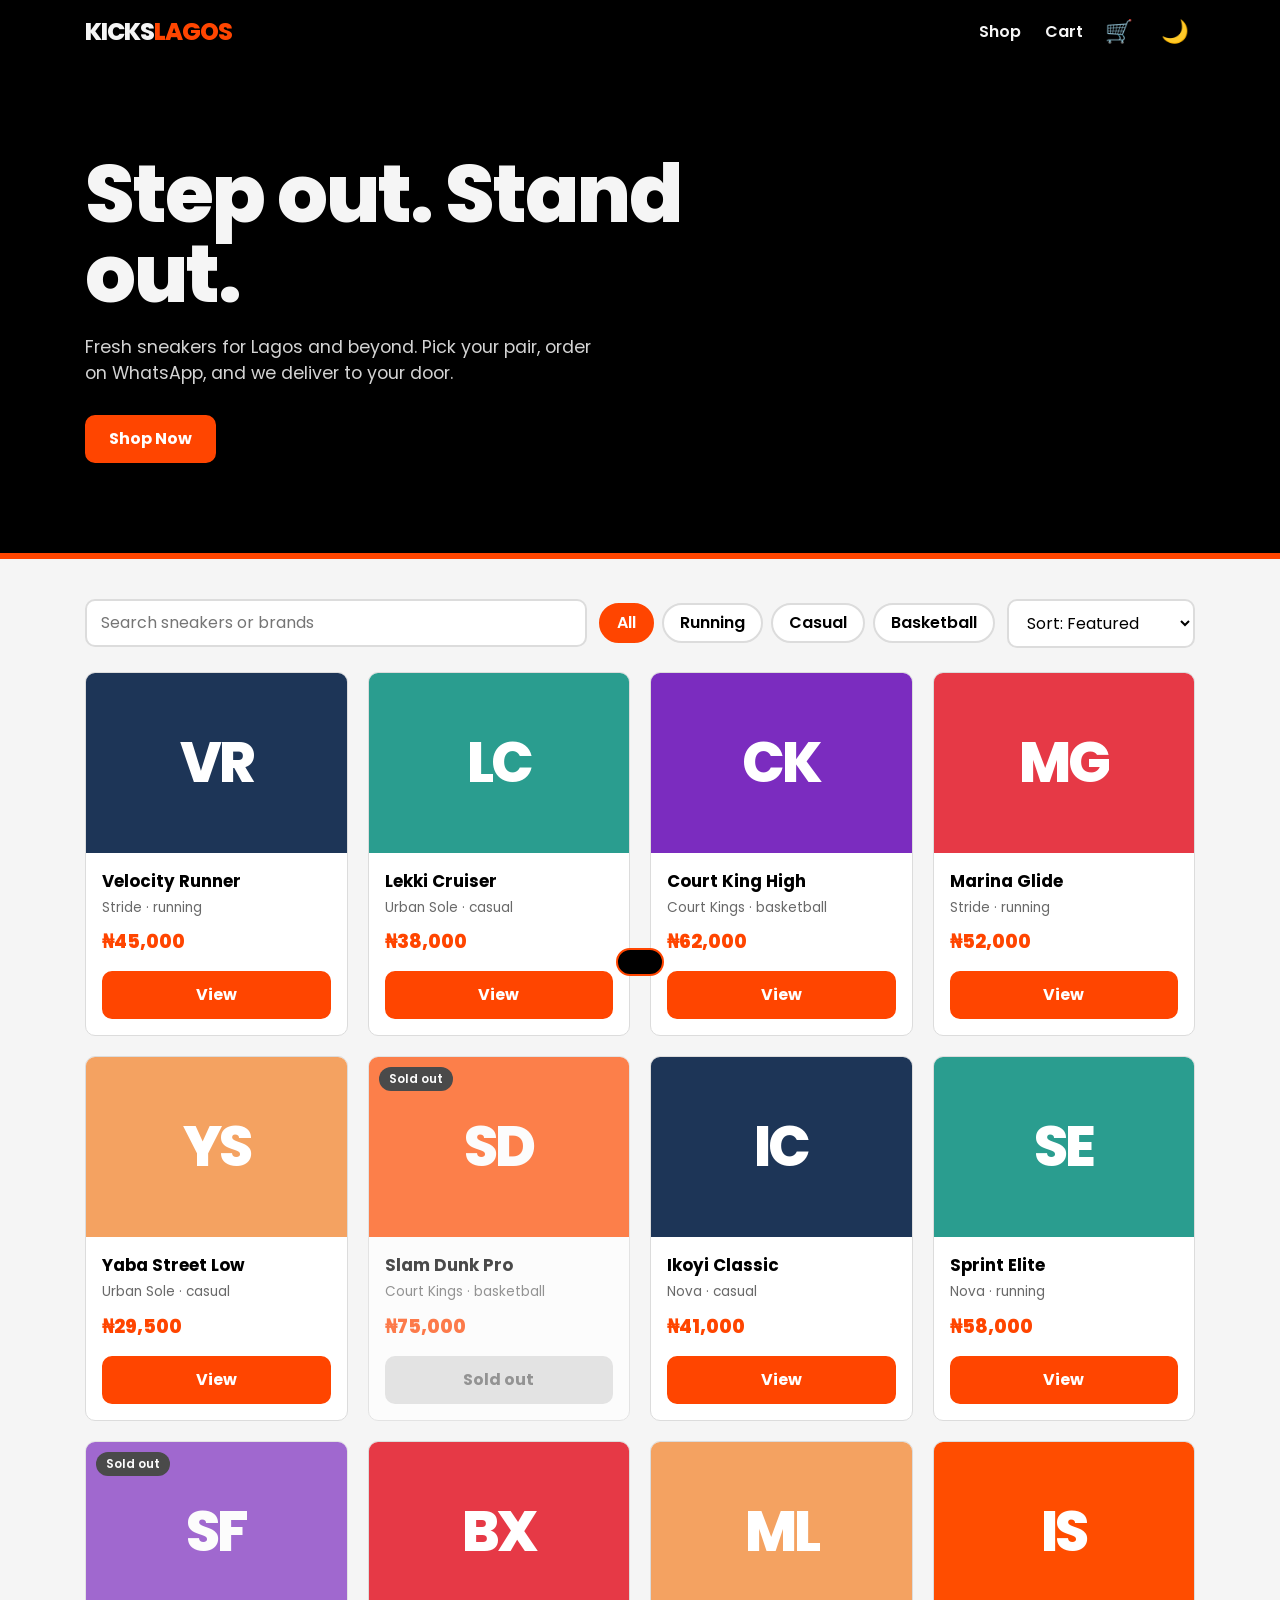
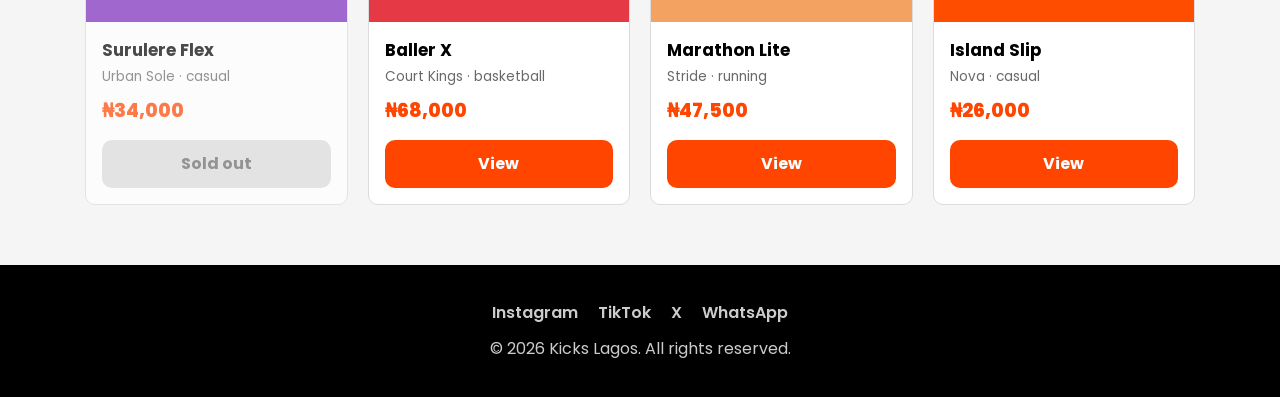
<file: index.html>
<!DOCTYPE html>
<html lang="en">

<head>
    <meta charset="UTF-8">
    <meta name="viewport" content="width=device-width, initial-scale=1">

    <link rel="preconnect" href="https://fonts.googleapis.com">
    <link rel="preconnect" href="https://fonts.gstatic.com" crossorigin>

    <link
        href="https://fonts.googleapis.com/css2?family=Poppins:wght@400;600;700;800&display=swap"
        rel="stylesheet"
    >

    <link rel="stylesheet" href="style.css">

    <title>Kicks Lagos | Sneakers for the streets</title>
</head>

<body>

    <header class="navbar">
        <div class="container nav-inner">

            <a href="index.html" class="logo">
                KICKS<span>LAGOS</span>
            </a>

            <nav class="nav-links" id="navLinks">
                <a href="index.html#shop">Shop</a>
                <a href="cart.html">Cart</a>
            </nav>

            <a href="cart.html" class="icon-btn" aria-label="Cart">
                🛒
                <span class="badge cart-count hidden">0</span>
            </a>

            <button
                class="icon-btn"
                id="themeBtn"
                aria-label="Toggle dark mode"
            >
                🌙
            </button>

            <button
                class="icon-btn"
                id="hamburger"
                aria-label="Menu"
            >
                ☰
            </button>

        </div>
    </header>


    <section class="hero">
        <div class="container">

            <h1>Step out. Stand out.</h1>

            <p>
                Fresh sneakers for Lagos and beyond.
                Pick your pair, order on WhatsApp,
                and we deliver to your door.
            </p>

            <a href="#shop" class="btn" id="shopNow">
                Shop Now
            </a>

        </div>
    </section>


    <main class="container" id="shop">

        <div class="toolbar">

            <input
                type="search"
                id="search"
                placeholder="Search sneakers or brands"
                aria-label="Search"
            >

            <div class="filters" id="filters">

                <button class="chip active" data-cat="all">
                    All
                </button>

                <button class="chip" data-cat="running">
                    Running
                </button>

                <button class="chip" data-cat="casual">
                    Casual
                </button>

                <button class="chip" data-cat="basketball">
                    Basketball
                </button>

            </div>

            <select id="sort" aria-label="Sort">

                <option value="featured">
                    Sort: Featured
                </option>

                <option value="low">
                    Price: Low to High
                </option>

                <option value="high">
                    Price: High to Low
                </option>

                <option value="name">
                    Name: A-Z
                </option>

            </select>

        </div>


        <div class="grid" id="grid"></div>


        <div class="empty hidden" id="noResults">

            <h3>No products found</h3>

            <p>
                Try a different search or category.
            </p>

            <button class="btn" id="resetBtn">
                Clear filters
            </button>

        </div>

    </main>


    <footer>

        <div class="container">

            <div class="socials">

                <a
                    href="https://instagram.com"
                    target="_blank"
                    rel="noopener"
                >
                    Instagram
                </a>

                <a
                    href="https://tiktok.com"
                    target="_blank"
                    rel="noopener"
                >
                    TikTok
                </a>

                <a
                    href="https://x.com"
                    target="_blank"
                    rel="noopener"
                >
                    X
                </a>

                <a
                    href="https://wa.me/2348000000000"
                    target="_blank"
                    rel="noopener"
                >
                    WhatsApp
                </a>

            </div>

            <p>
                &copy; 2026 Kicks Lagos. All rights reserved.
            </p>

        </div>

    </footer>


    <div class="overlay" id="overlay">

        <div
            class="modal"
            id="modalBox"
            role="dialog"
            aria-modal="true"
        ></div>

    </div>


    <div id="toast" role="status"></div>


    <script src="products.js"></script>
    <script src="cart.js"></script>
    <script src="app.js"></script>

</body>

</html>
</file>
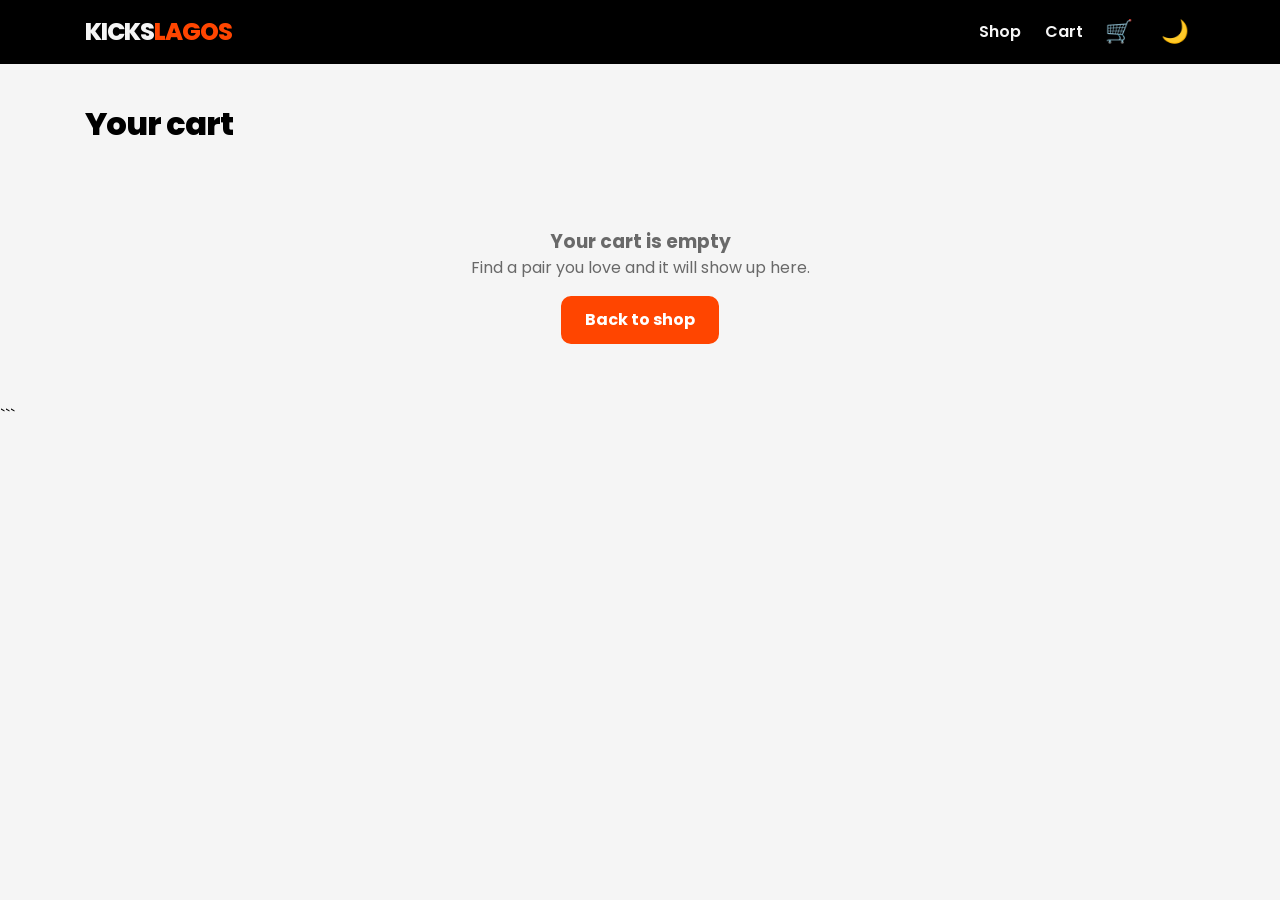
<file: cart.html>
<!DOCTYPE html>
<html lang="en">

<head>
    <meta charset="UTF-8">
    <meta
        name="viewport"
        content="width=device-width, initial-scale=1"
    >

    <link rel="preconnect" href="https://fonts.googleapis.com">
    <link
        rel="preconnect"
        href="https://fonts.gstatic.com"
        crossorigin
    >

    <link
        href="https://fonts.googleapis.com/css2?family=Poppins:wght@400;600;700;800&display=swap"
        rel="stylesheet"
    >

    <link rel="stylesheet" href="style.css">

    <title>Your Cart | Kicks Lagos</title>
</head>

<body>

    <header class="navbar">

        <div class="container nav-inner">

            <a href="index.html" class="logo">
                KICKS<span>LAGOS</span>
            </a>

            <nav class="nav-links" id="navLinks">

                <a href="index.html#shop">
                    Shop
                </a>

                <a href="cart.html">
                    Cart
                </a>

            </nav>

            <a
                href="cart.html"
                class="icon-btn"
                aria-label="Cart"
            >
                🛒
                <span class="badge cart-count hidden">
                    0
                </span>
            </a>

            <button
                class="icon-btn"
                id="themeBtn"
                aria-label="Toggle dark mode"
            >
                🌙
            </button>

            <button
                class="icon-btn"
                id="hamburger"
                aria-label="Menu"
            >
                ☰
            </button>

        </div>

    </header>


    <main class="container">

        <h1 class="page-title">
            Your cart
        </h1>


        <div
            class="empty hidden"
            id="emptyCart"
        >

            <h3>
                Your cart is empty
            </h3>

            <p>
                Find a pair you love and it will show up here.
            </p>

            <a
                class="btn"
                href="index.html"
            >
                Back to shop
            </a>

        </div>


        <div
            class="cart-layout"
            id="cartContent"
        >

            <div id="cartItems"></div>


            <div class="panel">

                <div class="total">

                    <span>
                        Total
                    </span>

                    <span id="cartTotal">
                        ₦0
                    </span>

                </div>


                <form
                    id="checkoutForm"
                    novalidate
                >

                    <h3>
                        Delivery details
                    </h3>


                    <label
                        class="field-label"
                        for="name"
                    >
                        Full name
                    </label>

                    <input
                        id="name"
                        name="name"
                        autocomplete="name"
                    >

                    <div
                        class="err"
                        id="nameErr"
                    ></div>


                    <label
                        class="field-label"
                        for="phone"
                    >
                        Phone number
                    </label>

                    <input
                        id="phone"
                        name="phone"
                        type="tel"
                        inputmode="numeric"
                        placeholder="08012345678"
                        autocomplete="tel"
                    >

                    <div
                        class="err"
                        id="phoneErr"
                    ></div>


                    <label
                        class="field-label"
                        for="address"
                    >
                        Delivery address
                    </label>

                    <textarea
                        id="address"
                        name="address"
                        rows="3"
                    ></textarea>

                    <div
                        class="err"
                        id="addressErr"
                    ></div>


                    <button
                        type="submit"
                        class="btn"
                    >
                        Place Order
                    </button>

                </form>

            </div>

        </div>


        <div
            class="summary hidden"
            id="orderSummary"
        ></div>

    </main>


    <div
        id="toast"
        role="status"
    ></div>


    <script src="products.js"></script>
    <script src="cart.js"></script>

</body>

</html>
```
</file>
<file: style.css>
:root {
    --primary: orangered;
    --dark: black;
    --light: whitesmoke;
    --bg: whitesmoke;
    --text: black;
    --card: white;
    --border: gainsboro;
    --muted: dimgray;
    --error: firebrick;
    --ok: seagreen;
    --radius: 10px;
}

[data-theme="dark"] {
    --bg: black;
    --text: whitesmoke;
    --card: #1c1c1c;
    --border: #333333;
    --muted: darkgray;
    --error: lightcoral;
    --ok: mediumseagreen;
}


/* Global */

* {
    box-sizing: border-box;
    margin: 0;
    padding: 0;
}

html {
    scroll-behavior: smooth;
}

body {
    font-family: "Poppins", Arial, sans-serif;
    background: var(--bg);
    color: var(--text);
    line-height: 1.5;
    transition: background 0.2s, color 0.2s;
}

a {
    color: inherit;
    text-decoration: none;
}

button,
input,
select,
textarea {
    font: inherit;
    color: inherit;
}

:focus-visible {
    outline: 3px solid var(--primary);
    outline-offset: 2px;
}

.container {
    max-width: 1150px;
    margin: 0 auto;
    padding: 0 20px;
}


/* Buttons */

.btn {
    display: inline-block;
    background: var(--primary);
    color: white;
    border: 2px solid var(--primary);
    padding: 10px 22px;
    border-radius: var(--radius);
    font-weight: 700;
    cursor: pointer;
    transition: transform 0.15s;
}

.btn:hover:not(:disabled) {
    transform: translateY(-2px);
}

.btn:disabled {
    background: var(--border);
    border-color: var(--border);
    color: var(--muted);
    cursor: not-allowed;
}

.btn.ghost {
    background: transparent;
    color: var(--text);
    border-color: var(--text);
}

.btn.sm {
    padding: 6px 14px;
    font-size: 0.9rem;
}


/* Navbar */

.navbar {
    position: sticky;
    top: 0;
    z-index: 50;
    background: var(--dark);
    color: var(--light);
}

.nav-inner {
    display: flex;
    align-items: center;
    gap: 16px;
    height: 64px;
}

.logo {
    font-weight: 800;
    font-size: 1.5rem;
    letter-spacing: -1px;
    margin-right: auto;
}

.logo span {
    color: var(--primary);
}

.nav-links {
    display: flex;
    gap: 24px;
    font-weight: 600;
}

.nav-links a:hover {
    color: var(--primary);
}

.icon-btn {
    position: relative;
    background: none;
    border: none;
    color: inherit;
    font-size: 1.4rem;
    cursor: pointer;
    padding: 6px;
}

.badge {
    position: absolute;
    top: -4px;
    right: -6px;
    background: var(--primary);
    color: white;
    font-size: 0.7rem;
    font-weight: 700;
    min-width: 20px;
    height: 20px;
    border-radius: 10px;
    display: grid;
    place-items: center;
    padding: 0 5px;
}

#hamburger {
    display: none;
}

@media (max-width: 700px) {

    #hamburger {
        display: block;
    }

    .nav-links {
        display: none;
        position: absolute;
        top: 64px;
        left: 0;
        right: 0;
        background: var(--dark);
        flex-direction: column;
        padding: 16px 20px;
        gap: 14px;
    }

    .nav-links.open {
        display: flex;
    }
}


/* Hero */

.hero {
    background: var(--dark);
    color: var(--light);
    padding: 90px 0;
    border-bottom: 6px solid var(--primary);
}

.hero h1 {
    font-size: clamp(2.4rem, 8vw, 5rem);
    font-weight: 800;
    line-height: 1;
    letter-spacing: -2px;
    max-width: 12ch;
}

.hero p {
    margin: 20px 0 28px;
    max-width: 46ch;
    color: lightgray;
    font-size: 1.1rem;
}


/* Toolbar */

.toolbar {
    display: flex;
    flex-wrap: wrap;
    gap: 12px;
    align-items: center;
    margin: 40px 0 24px;
}

.toolbar input,
.toolbar select {
    padding: 10px 14px;
    border: 2px solid var(--border);
    border-radius: var(--radius);
    background: var(--card);
}

.toolbar input {
    flex: 1 1 220px;
}

.filters {
    display: flex;
    flex-wrap: wrap;
    gap: 8px;
}

.chip {
    background: var(--card);
    border: 2px solid var(--border);
    border-radius: 99px;
    padding: 6px 16px;
    font-weight: 600;
    cursor: pointer;
}

.chip.active {
    background: var(--primary);
    border-color: var(--primary);
    color: white;
}


/* Grid */

h2.section-title {
    font-size: 1.8rem;
    font-weight: 800;
    letter-spacing: -1px;
}

.grid {
    display: grid;
    grid-template-columns: repeat(
        auto-fill,
        minmax(240px, 1fr)
    );
    gap: 20px;
    margin-bottom: 60px;
}

.card {
    background: var(--card);
    border: 1px solid var(--border);
    border-radius: var(--radius);
    overflow: hidden;
    display: flex;
    flex-direction: column;
}

.card.sold {
    opacity: 0.7;
}

.thumb {
    height: 180px;
    display: grid;
    place-items: center;
    font-size: 3.5rem;
    font-weight: 800;
    color: white;
    letter-spacing: -3px;
    position: relative;
}

.tag {
    position: absolute;
    top: 10px;
    left: 10px;
    background: var(--dark);
    color: white;
    font-size: 0.75rem;
    padding: 3px 10px;
    border-radius: 99px;
    letter-spacing: 0;
    font-weight: 600;
}

.card-body {
    padding: 16px;
    display: flex;
    flex-direction: column;
    gap: 4px;
    flex: 1;
}

.card-body h3 {
    font-size: 1.05rem;
}

.brand {
    color: var(--muted);
    font-size: 0.85rem;
}

.price {
    font-weight: 800;
    font-size: 1.2rem;
    color: var(--primary);
    margin: 6px 0 10px;
}

.card-body .btn {
    margin-top: auto;
    width: 100%;
}

.empty {
    text-align: center;
    padding: 60px 20px;
    color: var(--muted);
}

.empty .btn {
    margin-top: 16px;
}


/* Modal */

.overlay {
    position: fixed;
    inset: 0;
    background: rgba(0, 0, 0, 0.65);
    display: none;
    align-items: center;
    justify-content: center;
    padding: 16px;
    z-index: 100;
}

.overlay.open {
    display: flex;
}

.modal {
    background: var(--card);
    border-radius: var(--radius);
    max-width: 480px;
    width: 100%;
    max-height: 92vh;
    overflow: auto;
    position: relative;
}

.modal .thumb {
    height: 150px;
}

.modal-body {
    padding: 20px;
}

.close {
    position: absolute;
    top: 8px;
    right: 8px;
    background: var(--dark);
    color: white;
    border: none;
    width: 34px;
    height: 34px;
    border-radius: 50%;
    cursor: pointer;
    font-size: 1.1rem;
}

.sizes {
    display: flex;
    gap: 8px;
    flex-wrap: wrap;
    margin: 8px 0;
}

.size {
    min-width: 46px;
    padding: 8px;
    border: 2px solid var(--border);
    background: var(--card);
    border-radius: 8px;
    cursor: pointer;
    font-weight: 600;
}

.size.active {
    background: var(--primary);
    border-color: var(--primary);
    color: white;
}

.field-label {
    font-weight: 600;
    margin-top: 14px;
    display: block;
}

.err {
    color: var(--error);
    font-size: 0.85rem;
    min-height: 1.2em;
    margin-top: 4px;
}

.qty {
    display: inline-flex;
    align-items: center;
    gap: 10px;
}

.qty button {
    width: 32px;
    height: 32px;
    border-radius: 8px;
    border: 2px solid var(--border);
    background: var(--card);
    cursor: pointer;
    font-weight: 700;
}

.qty span {
    min-width: 24px;
    text-align: center;
    font-weight: 700;
}

.modal .btn {
    width: 100%;
    margin-top: 10px;
}


/* Toast */

#toast {
    position: fixed;
    bottom: 24px;
    left: 50%;
    transform: translate(-50%, 100px);
    background: var(--dark);
    color: white;
    padding: 12px 22px;
    border-radius: 99px;
    transition: transform 0.3s;
    z-index: 200;
    border: 2px solid var(--primary);
}

#toast.show {
    transform: translate(-50%, 0);
}


/* Footer */

footer {
    background: var(--dark);
    color: #ccc;
    padding: 36px 0;
    text-align: center;
}

.socials {
    display: flex;
    gap: 20px;
    justify-content: center;
    margin-bottom: 12px;
    font-weight: 600;
}

.socials a:hover {
    color: var(--primary);
}


/* Cart */

.page-title {
    font-size: 2rem;
    font-weight: 800;
    margin: 36px 0 20px;
    letter-spacing: -1px;
}

.cart-layout {
    display: grid;
    grid-template-columns: 1.4fr 1fr;
    gap: 28px;
    margin-bottom: 60px;
    align-items: start;
}

@media (max-width: 800px) {

    .cart-layout {
        grid-template-columns: 1fr;
    }
}

.cart-item {
    display: grid;
    grid-template-columns: 70px 1fr auto;
    gap: 14px;
    background: var(--card);
    border: 1px solid var(--border);
    border-radius: var(--radius);
    padding: 12px;
    margin-bottom: 12px;
    align-items: center;
}

.cart-item .thumb {
    height: 70px;
    width: 70px;
    font-size: 1.3rem;
    border-radius: 8px;
}

.cart-item h3 {
    font-size: 1rem;
}

.cart-right {
    text-align: right;
    display: flex;
    flex-direction: column;
    gap: 8px;
    align-items: flex-end;
}

.remove {
    background: none;
    border: none;
    color: var(--error);
    cursor: pointer;
    font-weight: 600;
}

.panel {
    background: var(--card);
    border: 1px solid var(--border);
    border-radius: var(--radius);
    padding: 20px;
}

.total {
    display: flex;
    justify-content: space-between;
    font-size: 1.3rem;
    font-weight: 800;
    margin-bottom: 16px;
}

.total span:last-child {
    color: var(--primary);
}

.panel input,
.panel textarea {
    width: 100%;
    padding: 10px 12px;
    border: 2px solid var(--border);
    border-radius: 8px;
    background: var(--bg);
    margin-top: 4px;
}

.panel input.invalid,
.panel textarea.invalid {
    border-color: var(--error);
}

.panel .btn {
    width: 100%;
    margin-top: 14px;
}

.summary {
    background: var(--card);
    border: 2px solid var(--ok);
    border-radius: var(--radius);
    padding: 24px;
    margin-bottom: 60px;
}

.summary h2 {
    color: var(--ok);
    margin-bottom: 10px;
}

.summary li {
    margin: 6px 0 6px 20px;
}


/* Utilities */

.hidden {
    display: none !important;
}


@media (prefers-reduced-motion: reduce) {

    * {
        transition: none !important;
        scroll-behavior: auto !important;
    }
}
</file>
